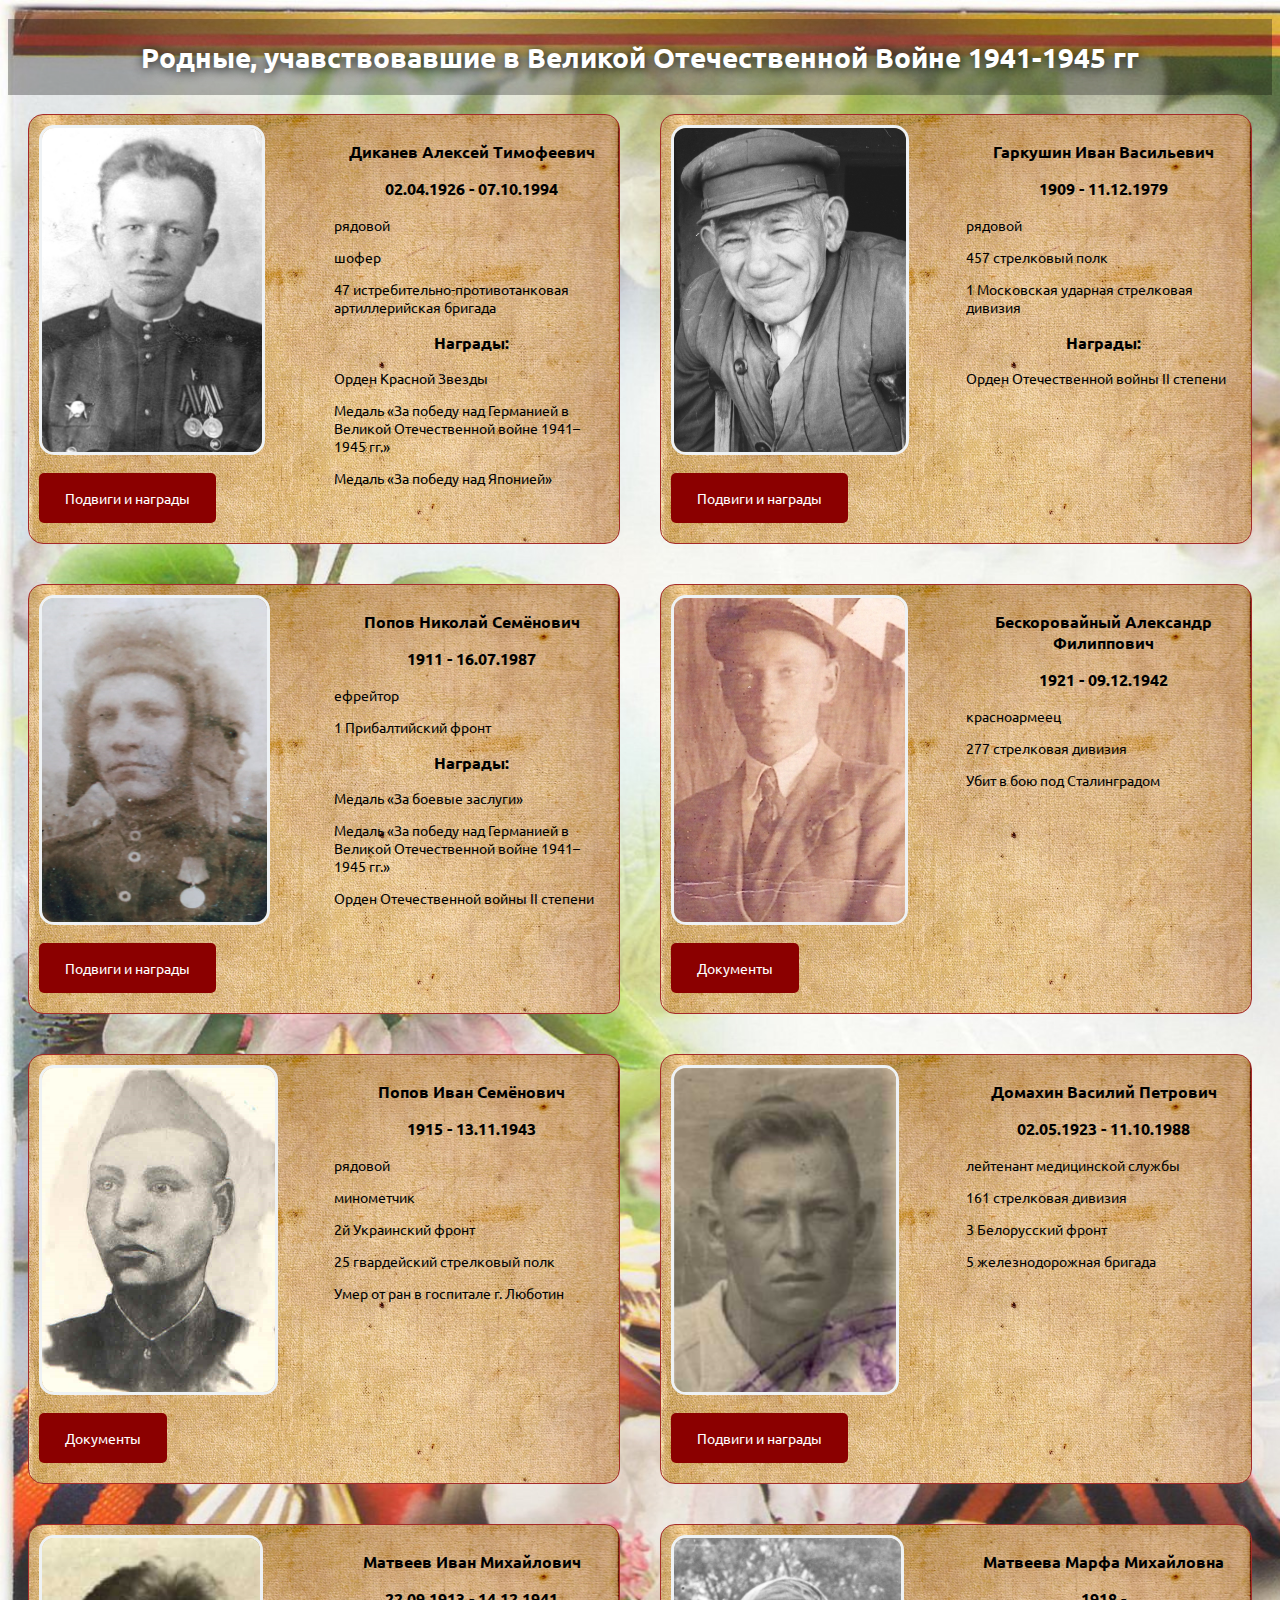
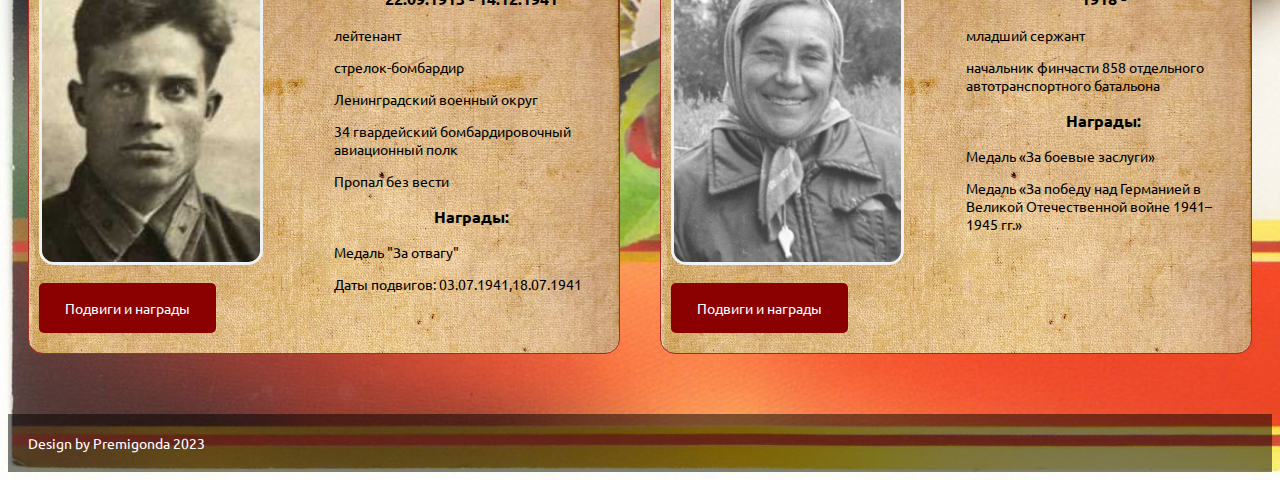
<file: index.htm>
<!DOCTYPE html>
<html lang="en">
<head>
    <link rel="preconnect" href="https://fonts.googleapis.com">
    <link rel="preconnect" href="https://fonts.gstatic.com" crossorigin>
    <link href="https://fonts.googleapis.com/css2?family=Pacifico&family=Pattaya&family=Ubuntu:ital,wght@0,300;0,400;0,500;1,300;1,400&display=swap" rel="stylesheet">
    <meta charset="UTF-8">
    <meta name="viewport" content="width=device-width, initial-scale=1">
    <meta name="author" content="Premigonda">
    <link href="style.css" rel="stylesheet">      
    <title>Участники ВОВ</title>
</head>

<body>
    <h1>Родные, учавствовавшие в Великой Отечественной Войне 1941-1945 гг</h1>
  
  <div class="section-card">
      <div class="card">
         <div class="card_left">
          <img src="images/Dikanev.jpg" class="foto" alt="...">
          <a href="dat_doc.htm" class="button">Подвиги и награды</a>
          </div>
          <div class="card_right">
              <h3>Диканев Алексей Тимофеевич</h3>
                  <h3>02.04.1926 - 07.10.1994</h3>
              <p>рядовой</p>
              <P>шофер</P>
              <P>47 истребительно-противотанковая артиллерийская бригада</P>
              <h3>Награды:</h3>
              <P>Орден Красной Звезды</P>
              <P>Медаль «За победу над Германией в Великой Отечественной войне 1941–1945 гг.»</P>
              <P>Медаль «За победу над Японией»</P>
          </div>     
      </div>

      <div class="card">
         <div class="card_left">
          <img src="images/Garkushin.jpg" class="foto" alt="...">
          <a href="#" class="button">Подвиги и награды</a>
          </div>
          <div class="card_right">
              <h3>Гаркушин Иван Васильевич</h3>
                  <h3>1909 - 11.12.1979</h3>
              <p>рядовой</p>
              <p>457 стрелковый полк</p>
              <p>1 Московская ударная стрелковая дивизия</p>
              <h3>Награды:</h3>             
              <p>Орден Отечественной войны II степени</p>
          </div>       
      </div>
      
      <div class="card">
         <div class="card_left">
          <img src="images/NPopov.jpg" class="foto" alt="...">
          <a href="#" class="button">Подвиги и награды</a>
          </div>
          <div class="card_right">
              <h3>Попов Николай Семёнович</h3>
                  <h3>1911 - 16.07.1987</h3>
              <p>ефрейтор</p>
              <p>1 Прибалтийский фронт</p>
              <h3>Награды:</h3>
              <p>Медаль «За боевые заслуги»</p>
              <p>Медаль «За победу над Германией в Великой Отечественной войне 1941–1945 гг.»</p>
              <P>Орден Отечественной войны II степени</P>
          </div>            
      </div>

      <div class="card">
         <div class="card_left">
          <img src="images/Beskorovainyi.jpg" class="foto" alt="...">
          <a href="baf_doc.htm" class="button">Документы</a>
          </div>
          <div class="card_right">
              <h3>Бескоровайный Александр Филиппович</h3>
                  <h3>1921 - 09.12.1942</h3>
              <p>красноармеец</p>
              <p>277 стрелковая дивизия</p>
              <p>Убит в бою под Сталинградом</p>
          </div>      
      </div>

      <div class="card">
         <div class="card_left">
          <img src="images/IPopov.jpg" class="foto" alt="...">
          <a href="isp_doc.htm" class="button">Документы</a>
          </div>
          <div class="card_right">
              <h3>Попов Иван Семёнович</h3>
                  <h3>1915 - 13.11.1943</h3>
              <p>рядовой</p>
              <P>минометчик</P>
              <P>2й Украинский фронт</P>
              <p>25 гвардейский стрелковый полк</p>
              <P>Умер от ран в госпитале г. Люботин</P>
          </div>      
      </div>

      <div class="card">
         <div class="card_left">
          <img src="images/Domahin.jpg" class="foto" alt="...">
          <a href="dvp_doc.htm" class="button">Подвиги и награды</a>
          </div>
          <div class="card_right">
              <h3>Домахин Василий Петрович</h3>
                  <h3>02.05.1923 - 11.10.1988</h3>
              <p>лейтенант медицинской службы</p>
              <p>161 стрелковая дивизия</p>
              <p>3 Белорусский фронт</p>
              <p>5 железнодорожная бригада</p>
          </div>       
      </div>

      <div class="card">
         <div class="card_left">
          <img src="images/Matveev.jpg" class="foto" alt="...">
          <a href="mim_doc.htm" class="button">Подвиги и награды</a>
          </div>
          <div class="card_right">
              <h3>Матвеев Иван Михайлович</h3>
              <h3>22.09.1913 - 14.12.1941</h3>
              <p>лейтенант</p>
              <p>стрелок-бомбардир</p>
              <p> Ленинградский военный округ</p>
              <p>34 гвардейский бомбардировочный авиационный полк</p>
              <p>Пропал без вести</p>
              <h3>Награды:</h3>
              <p>Медаль "За отвагу"</p>
              <p>Даты подвигов: 03.07.1941,18.07.1941 </p>
          </div>              
      </div>
      
      <div class="card">
         <div class="card_left">
          <img src="images/Matveeva.jpg" class="foto" alt="...">
          <a href="mmm_doc.htm" class="button">Подвиги и награды</a>
          </div>
          <div class="card_right">
              <h3>Матвеева Марфа Михайловна</h3>
                  <h3>1918 - </h3>
              <p>младший сержант</p>
              <p>начальник финчасти 858 отдельного автотранспортного батальона</p>
              <h3>Награды:</h3>
              <p>Медаль «За боевые заслуги»</p>
              <p>Медаль «За победу над Германией в Великой Отечественной войне 1941–1945 гг.»</p>
          </div>              
      </div>
      
  </div> 
  
  <footer>        
    <div class="designer">Design by Premigonda 2023</div>  
  </footer>    
  
</body>
</html>
</file>
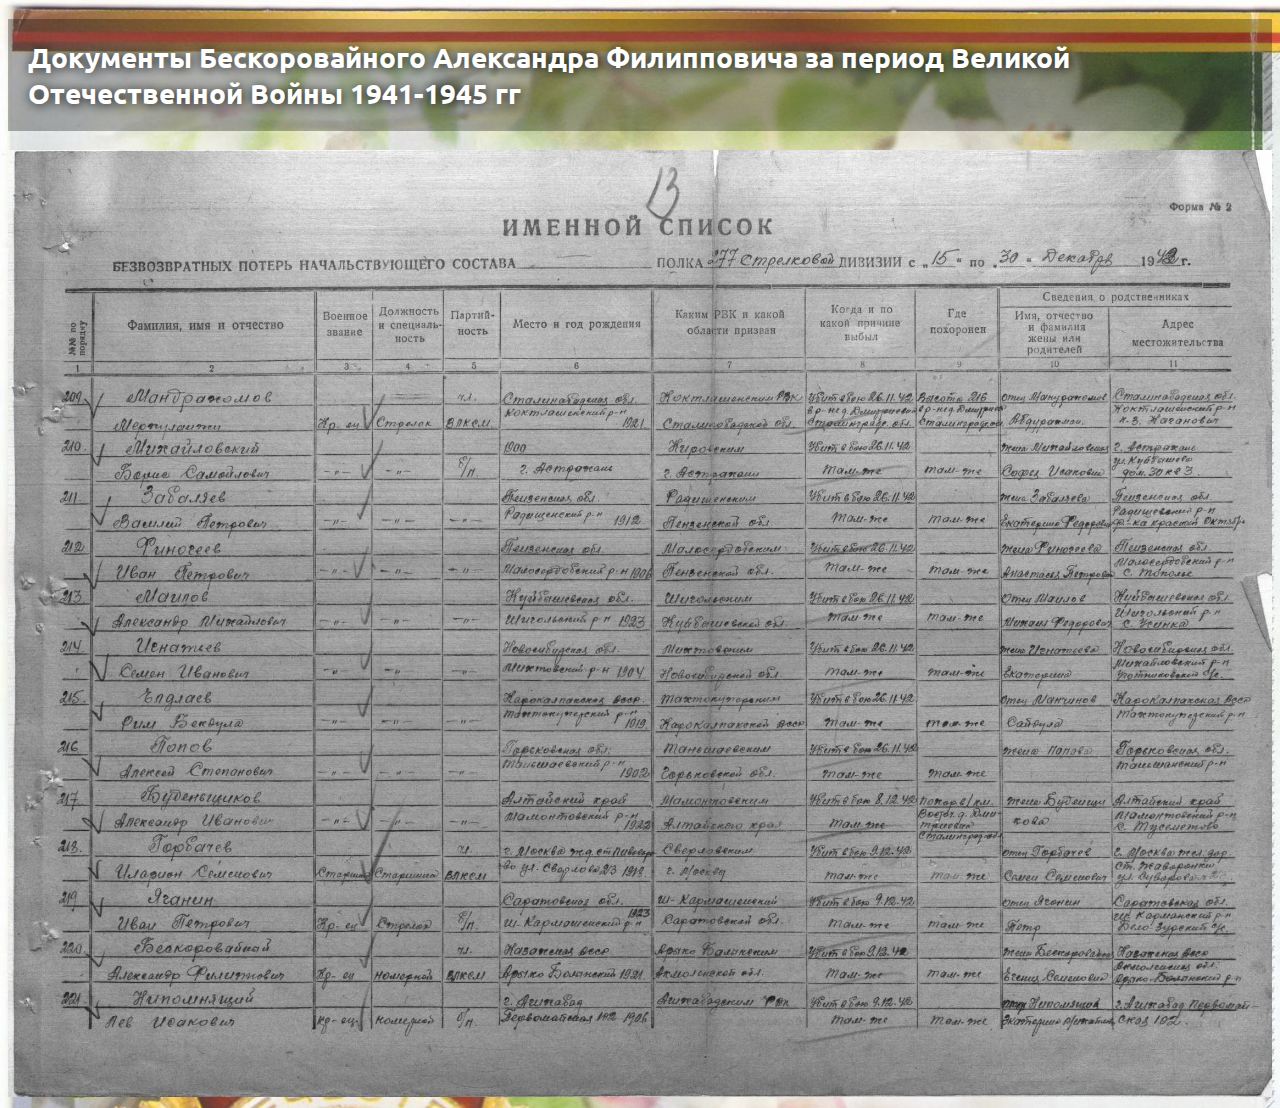
<file: baf_doc.htm>
<!DOCTYPE html>
<html lang="en">
<head>
    <link rel="preconnect" href="https://fonts.googleapis.com">
    <link rel="preconnect" href="https://fonts.gstatic.com" crossorigin>
    <link href="https://fonts.googleapis.com/css2?family=Pacifico&family=Pattaya&family=Ubuntu:ital,wght@0,300;0,400;0,500;1,300;1,400&display=swap" rel="stylesheet">
    <meta charset="UTF-8">
    <meta name="viewport" content="width=device-width, initial-scale=1">
    <meta name="author" content="Premigonda">
    <link href="style.css" rel="stylesheet">
    <title>Бескоровайный Александр Филиппович</title>
</head>
<body>
   <h1>Документы Бескоровайного Александра Филипповича за период Великой Отечественной Войны 1941-1945 гг</h1>
   
   <div class="document">
       <img src="images/Baf_doc.jpeg" style="width: 100%" alt="..."></div>
    
</body>
</html>
</file>
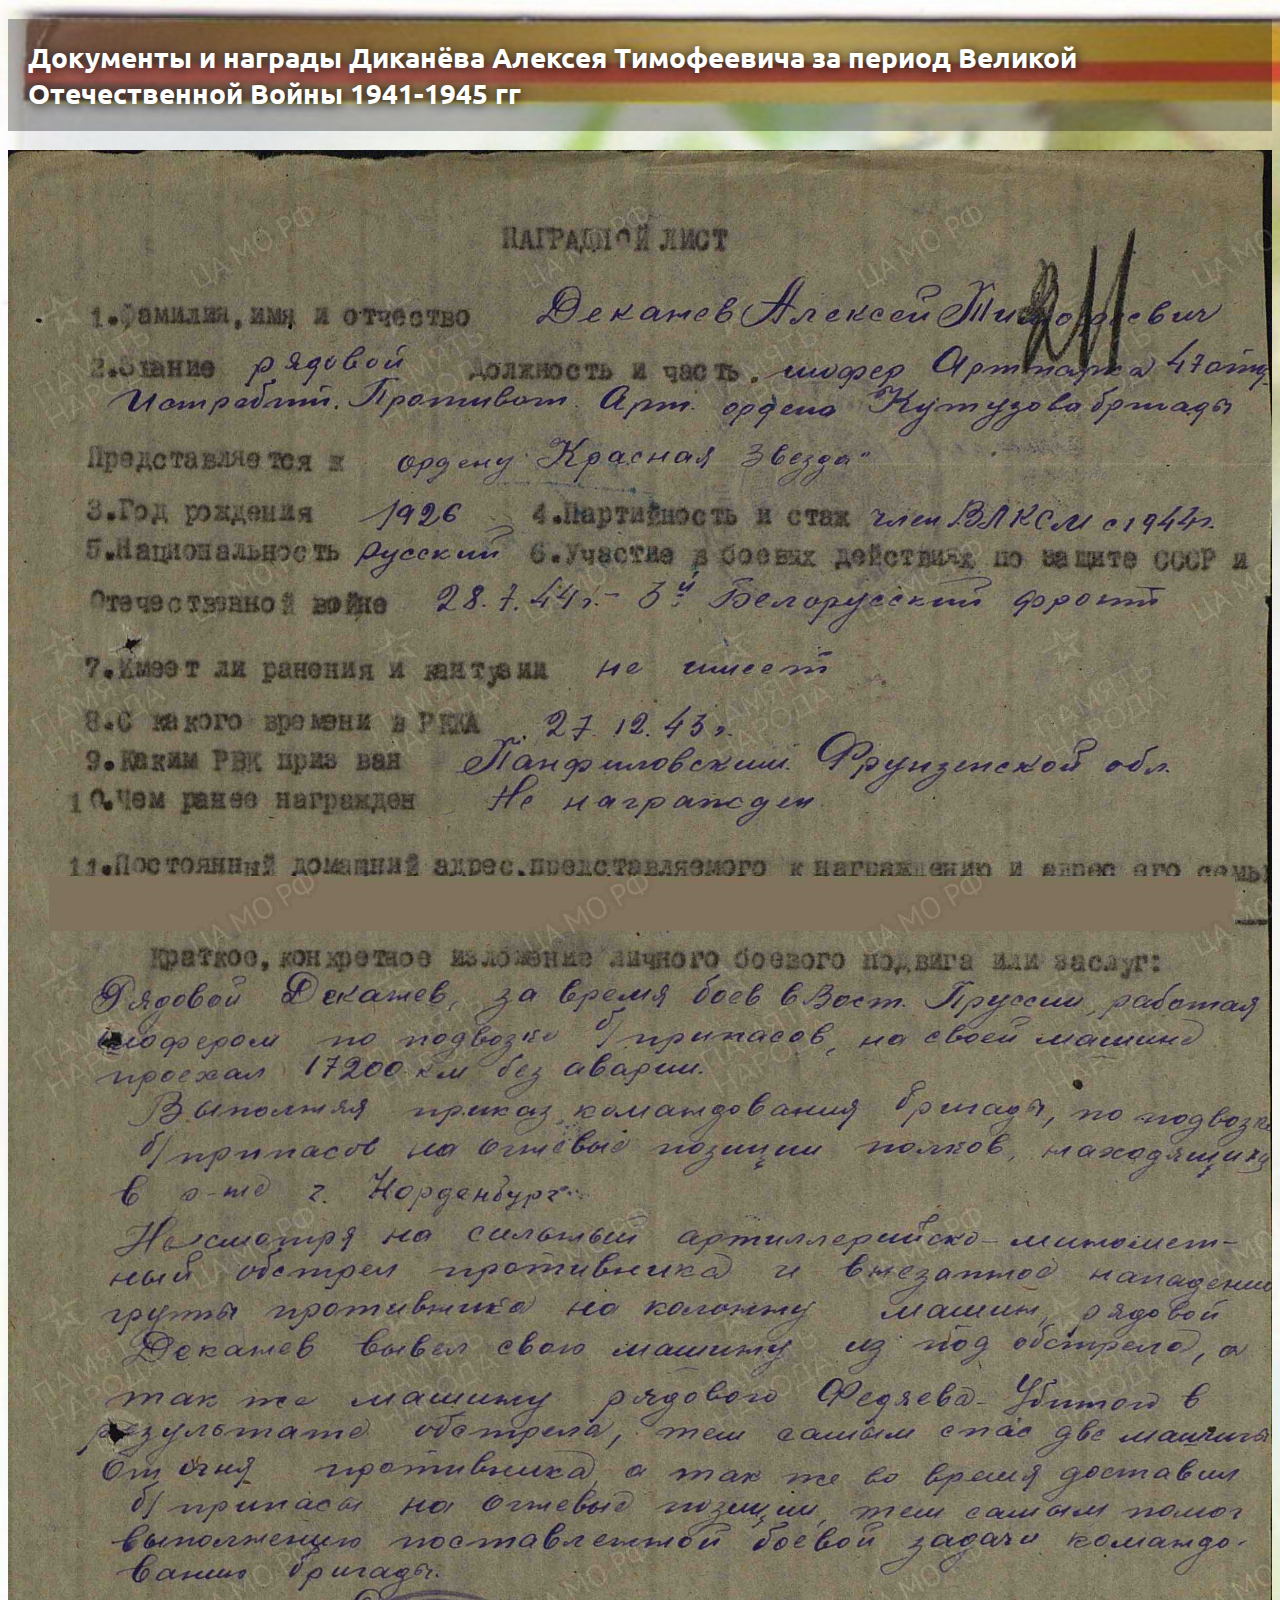
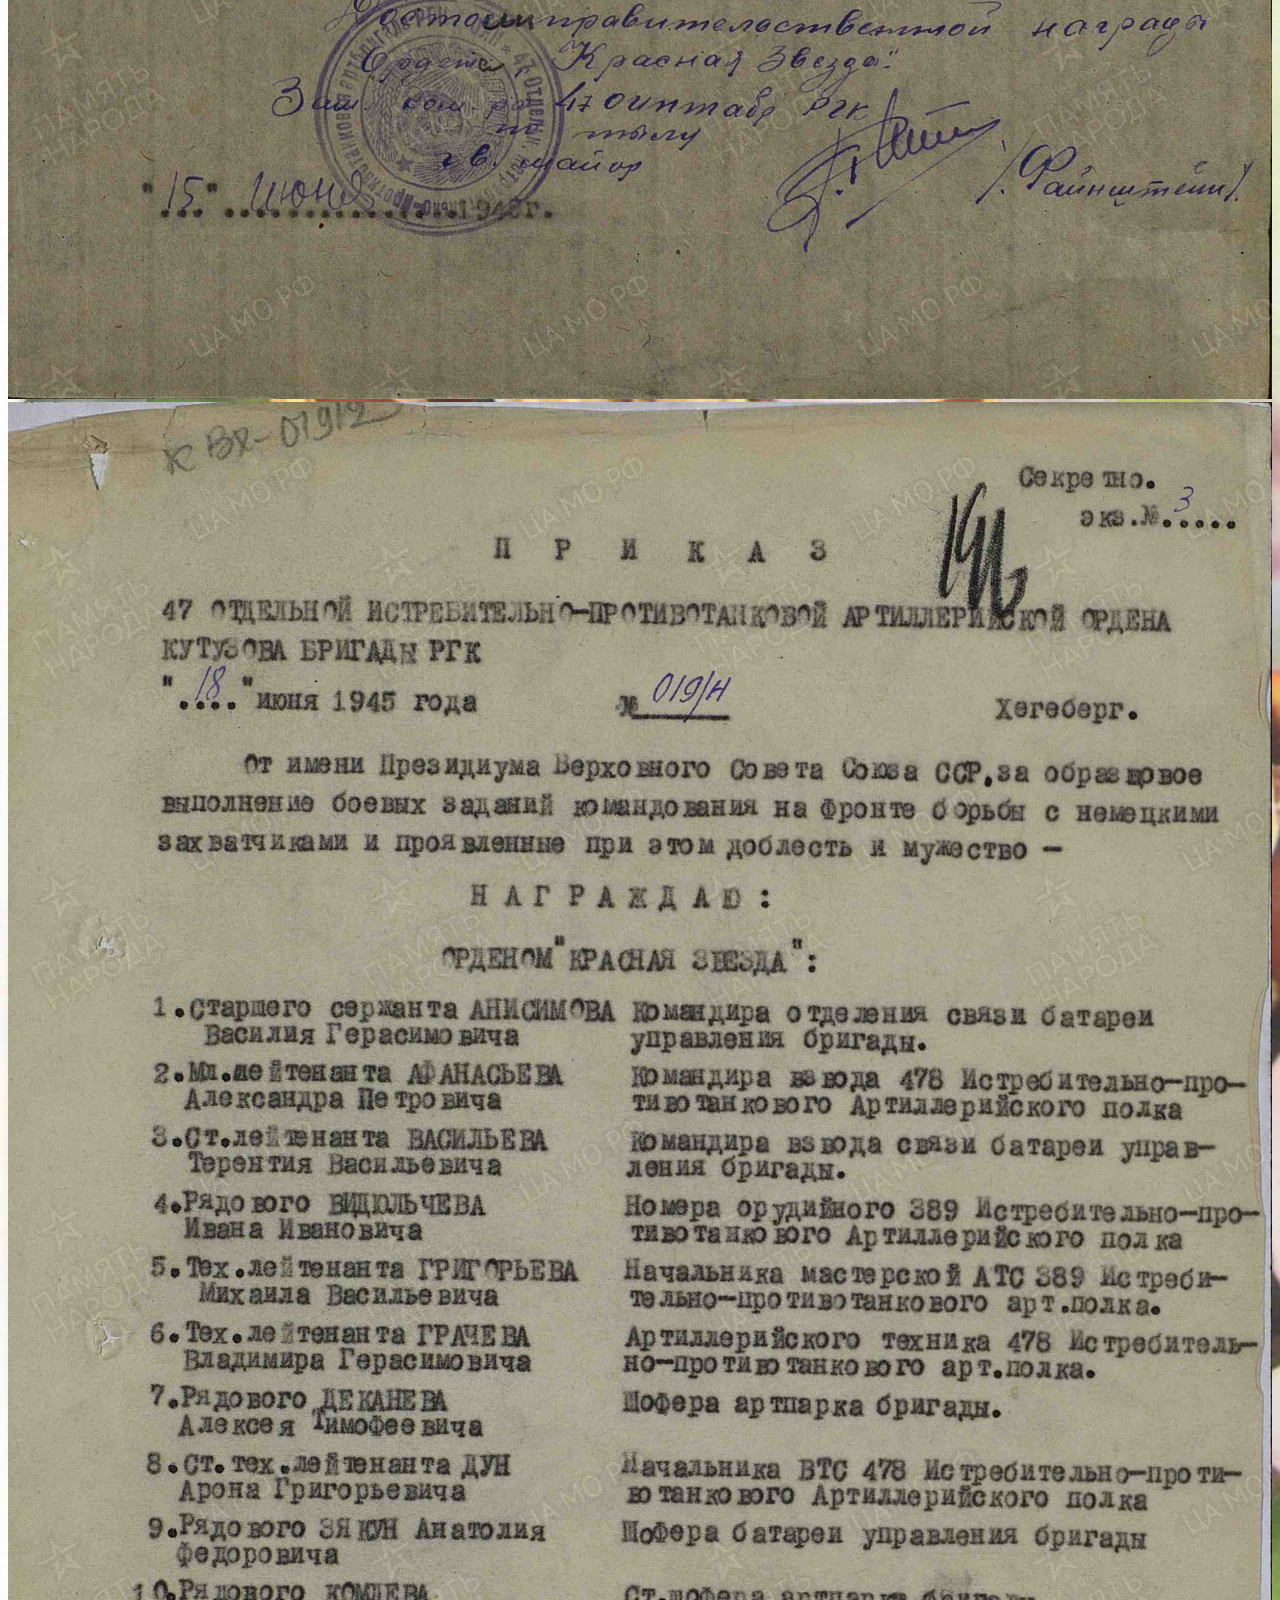
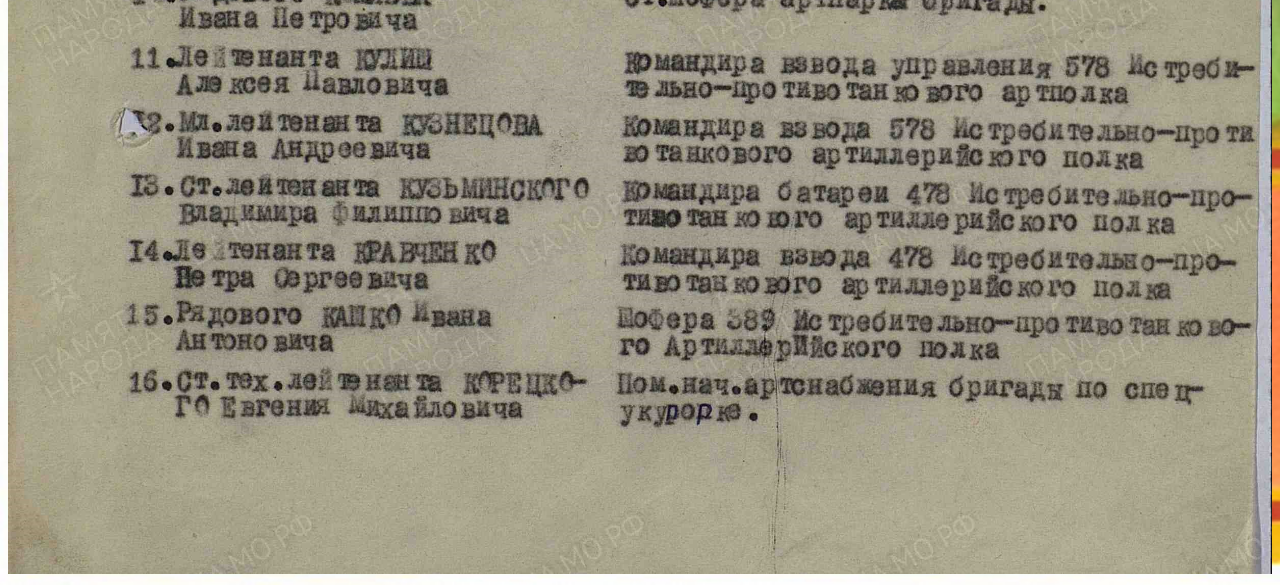
<file: dat_doc.htm>
<!DOCTYPE html>
<html lang="en">
<head>
    <link rel="preconnect" href="https://fonts.googleapis.com">
    <link rel="preconnect" href="https://fonts.gstatic.com" crossorigin>
    <link href="https://fonts.googleapis.com/css2?family=Pacifico&family=Pattaya&family=Ubuntu:ital,wght@0,300;0,400;0,500;1,300;1,400&display=swap" rel="stylesheet">
    <meta charset="UTF-8">
    <meta name="viewport" content="width=device-width, initial-scale=1">
    <meta name="author" content="Premigonda">
    <link href="style.css" rel="stylesheet">
    <title>Диканёв Алексей Тимофеевич</title>
</head>
<body>
   <h1>Документы и награды Диканёва Алексея Тимофеевича за период Великой Отечественной Войны 1941-1945 гг</h1>
   
   <div class="document_1">
       <img src="images/dat_doc.jpg" style="width: 100%" alt="...">
    </div>
    
    <div class="document_2">
       <img src="images/dat_doc_2.jpg" style="width: 100%" alt="...">
    </div>
    
</body>
</html>
</file>
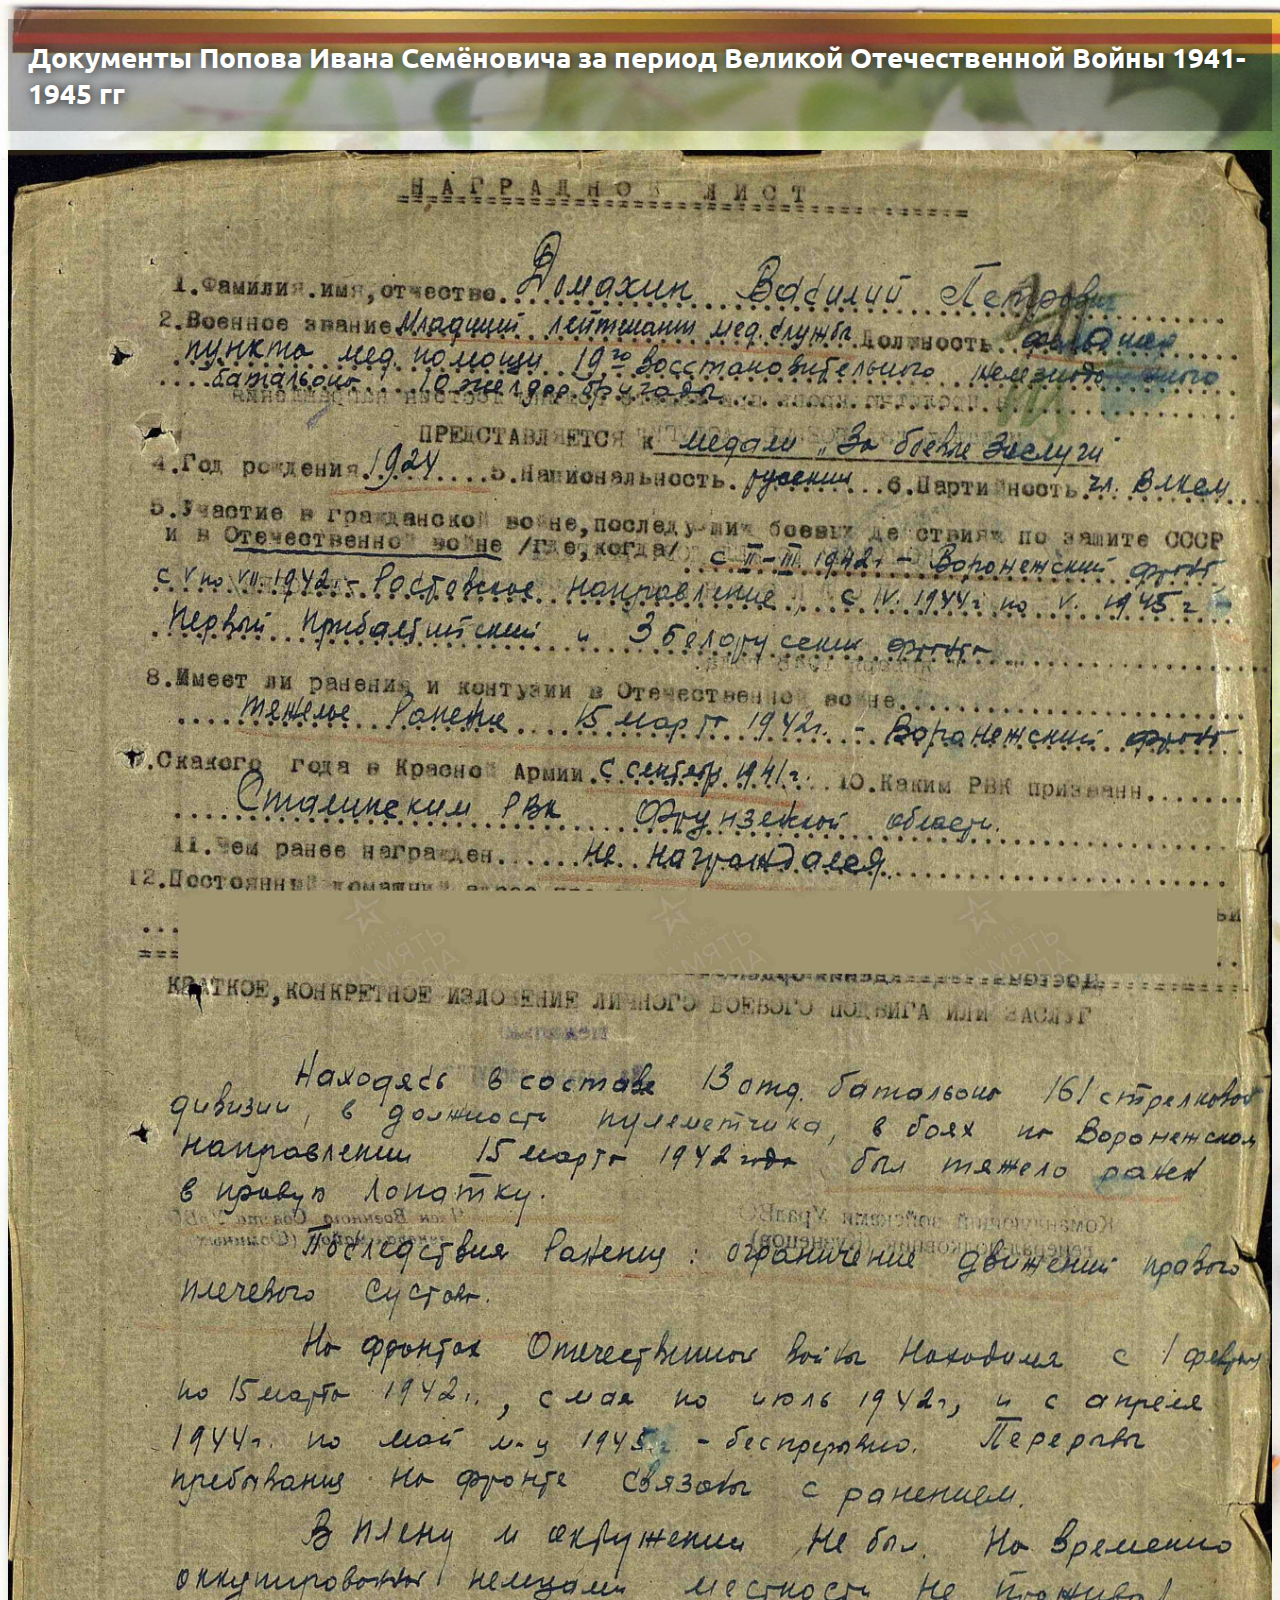
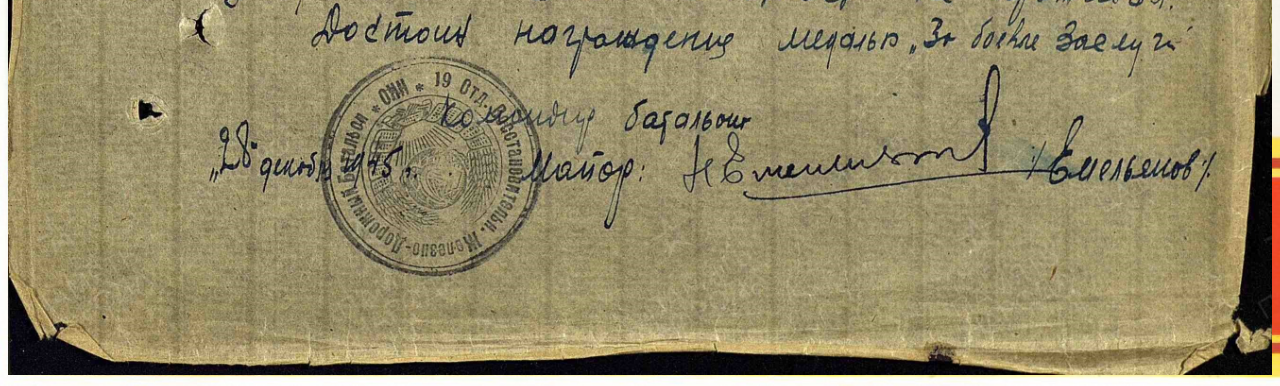
<file: dvp_doc.htm>
<!DOCTYPE html>
<html lang="en">
<head>
    <link rel="preconnect" href="https://fonts.googleapis.com">
    <link rel="preconnect" href="https://fonts.gstatic.com" crossorigin>
    <link href="https://fonts.googleapis.com/css2?family=Pacifico&family=Pattaya&family=Ubuntu:ital,wght@0,300;0,400;0,500;1,300;1,400&display=swap" rel="stylesheet">
    <meta charset="UTF-8">
    <meta name="viewport" content="width=device-width, initial-scale=1">
    <meta name="author" content="Premigonda">
    <link href="style.css" rel="stylesheet">
    <title>Попов Иван Семёнович</title>
</head>
<body>
   <h1>Документы Попова Ивана Семёновича за период Великой Отечественной Войны 1941-1945 гг</h1>
   
    <div class="document_1">
       <img src="images/dvp_doc.jpg" style="width: 100%" alt="...">
    </div>     
    
</body>
</html>
</file>
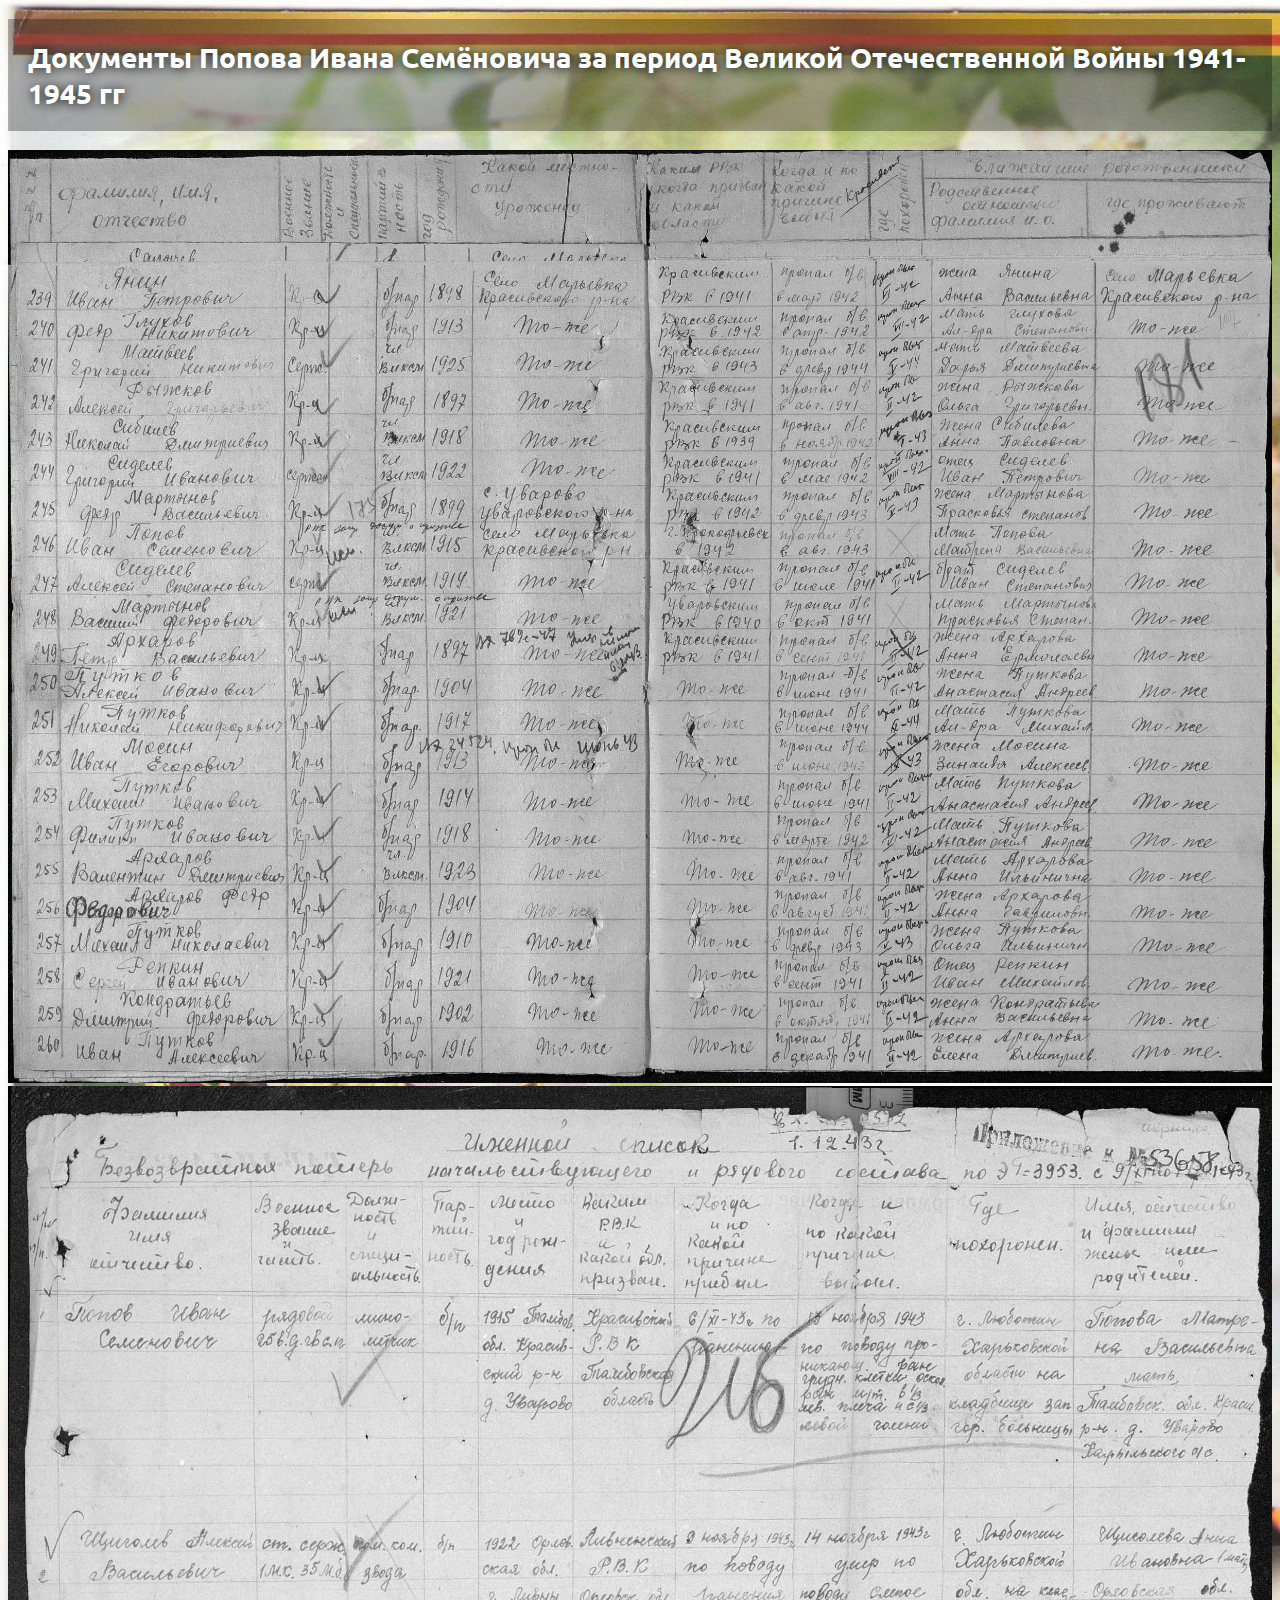
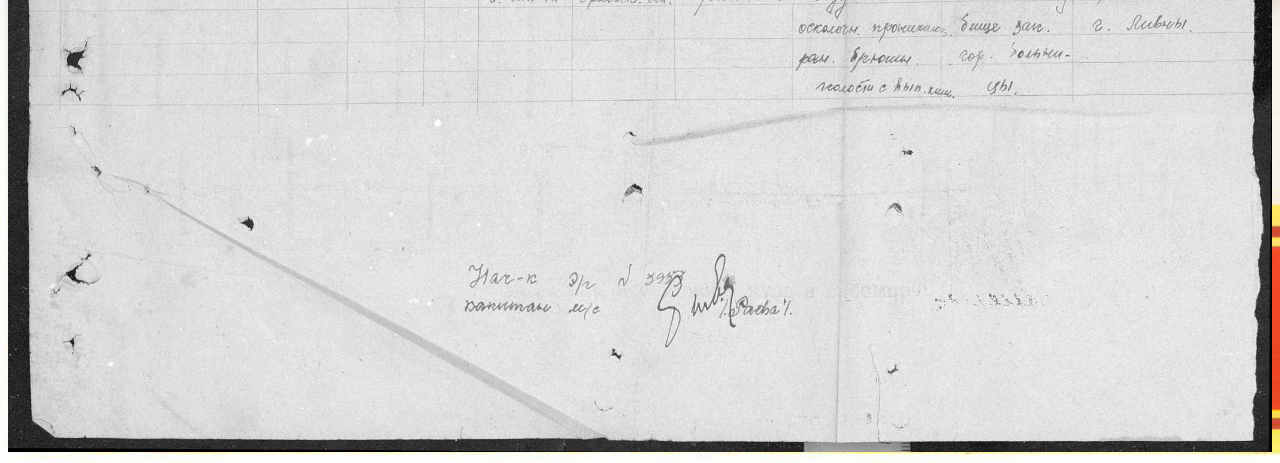
<file: isp_doc.htm>
<!DOCTYPE html>
<html lang="en">
<head>
    <link rel="preconnect" href="https://fonts.googleapis.com">
    <link rel="preconnect" href="https://fonts.gstatic.com" crossorigin>
    <link href="https://fonts.googleapis.com/css2?family=Pacifico&family=Pattaya&family=Ubuntu:ital,wght@0,300;0,400;0,500;1,300;1,400&display=swap" rel="stylesheet">
    <meta charset="UTF-8">
    <meta name="viewport" content="width=device-width, initial-scale=1">
    <meta name="author" content="Premigonda">
    <link href="style.css" rel="stylesheet">
    <title>Попов Иван Семёнович</title>
</head>
<body>
   <h1>Документы Попова Ивана Семёновича за период Великой Отечественной Войны 1941-1945 гг</h1>
   
    <div class="document_1">
       <img src="images/Isp_doc_1.jpeg" style="width: 100%" alt="...">
    </div>
    
    <div class="document_2">
       <img src="images/Isp_doc_2.jpeg" style="width: 100%" alt="...">
    </div>
    
</body>
</html>
</file>
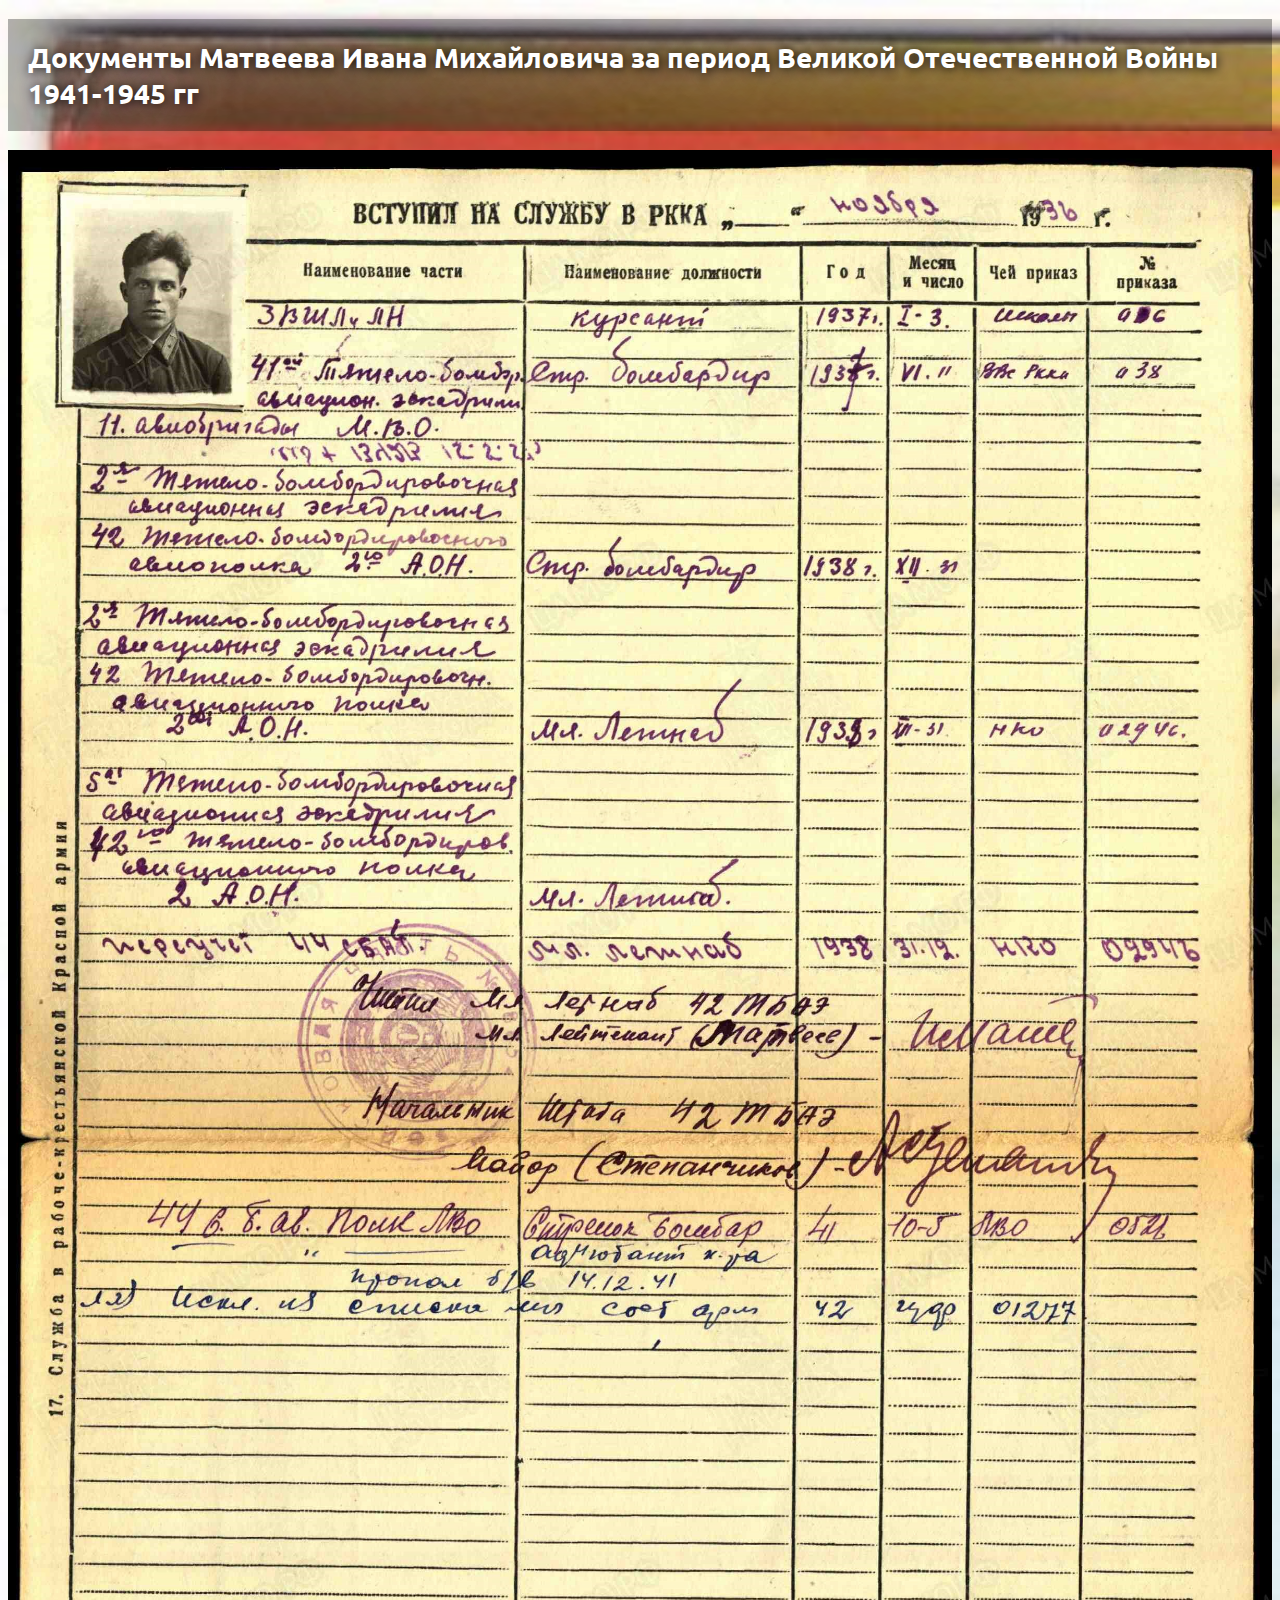
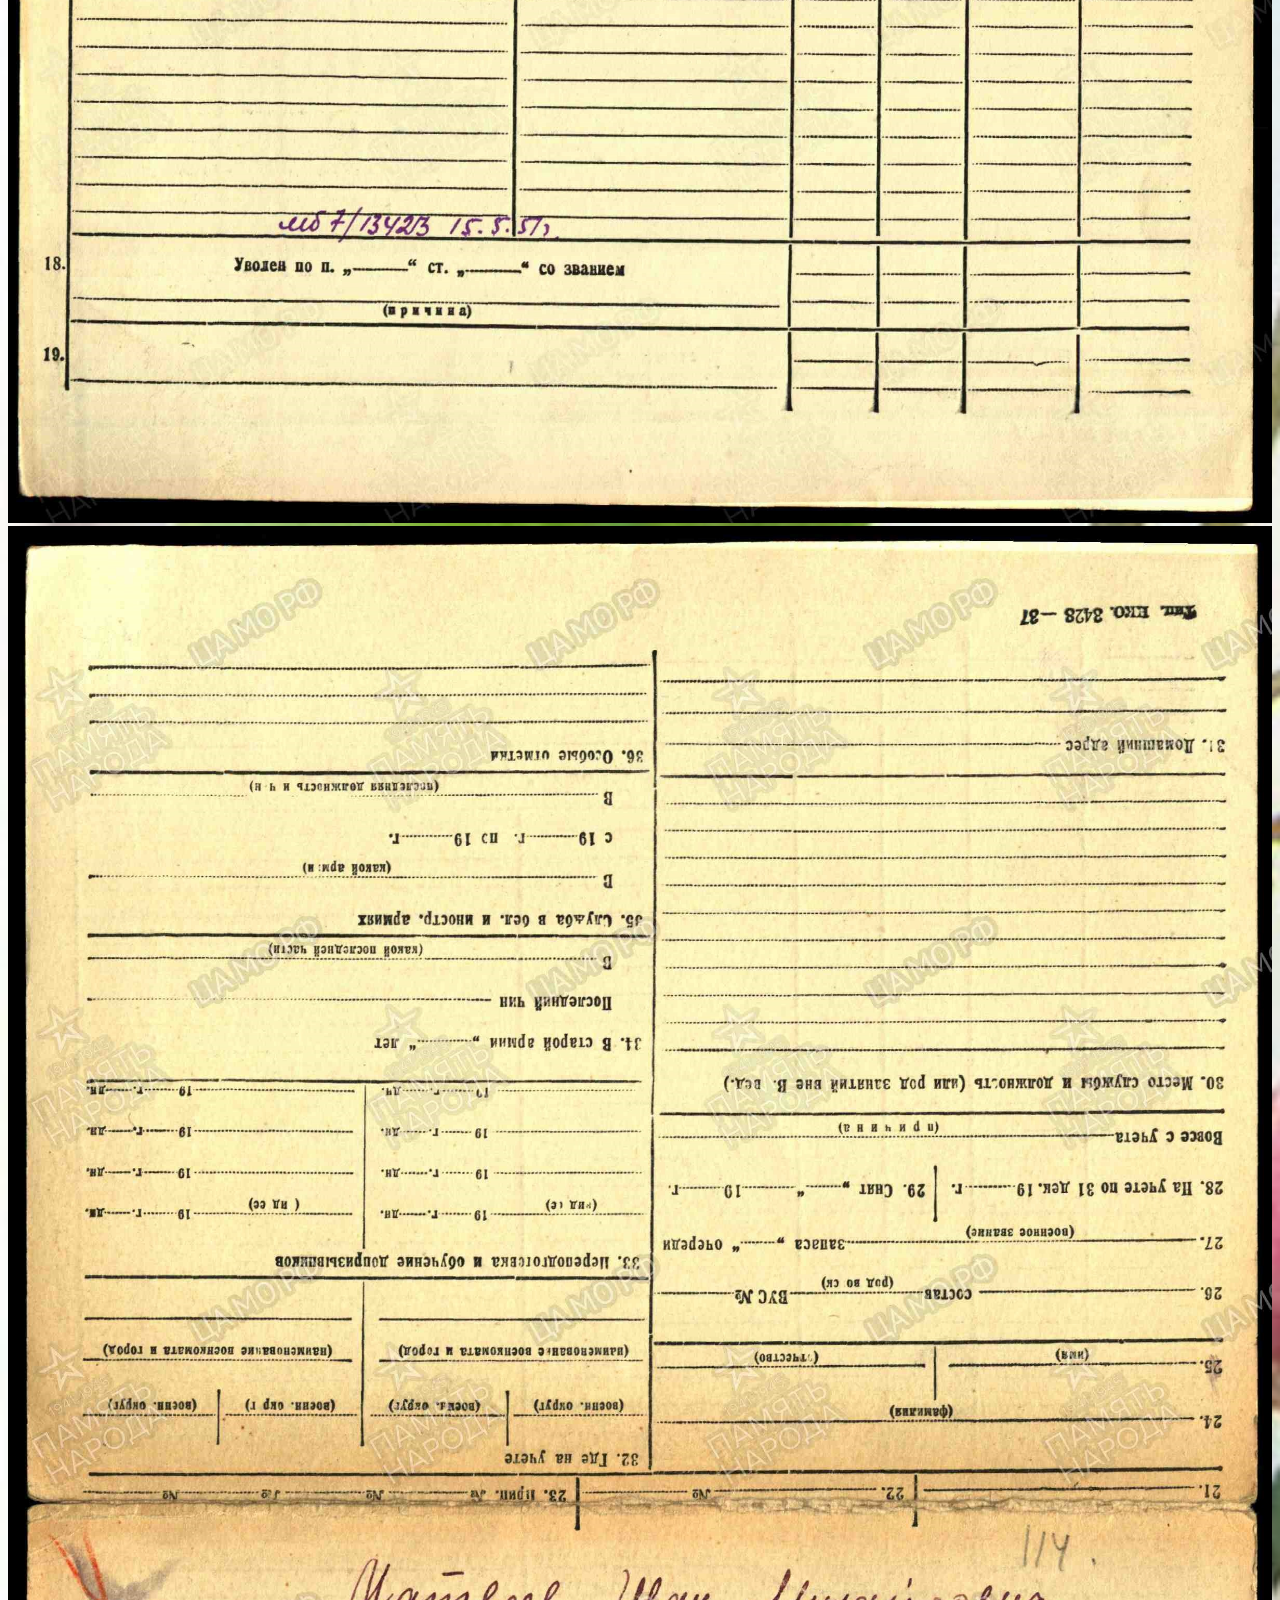
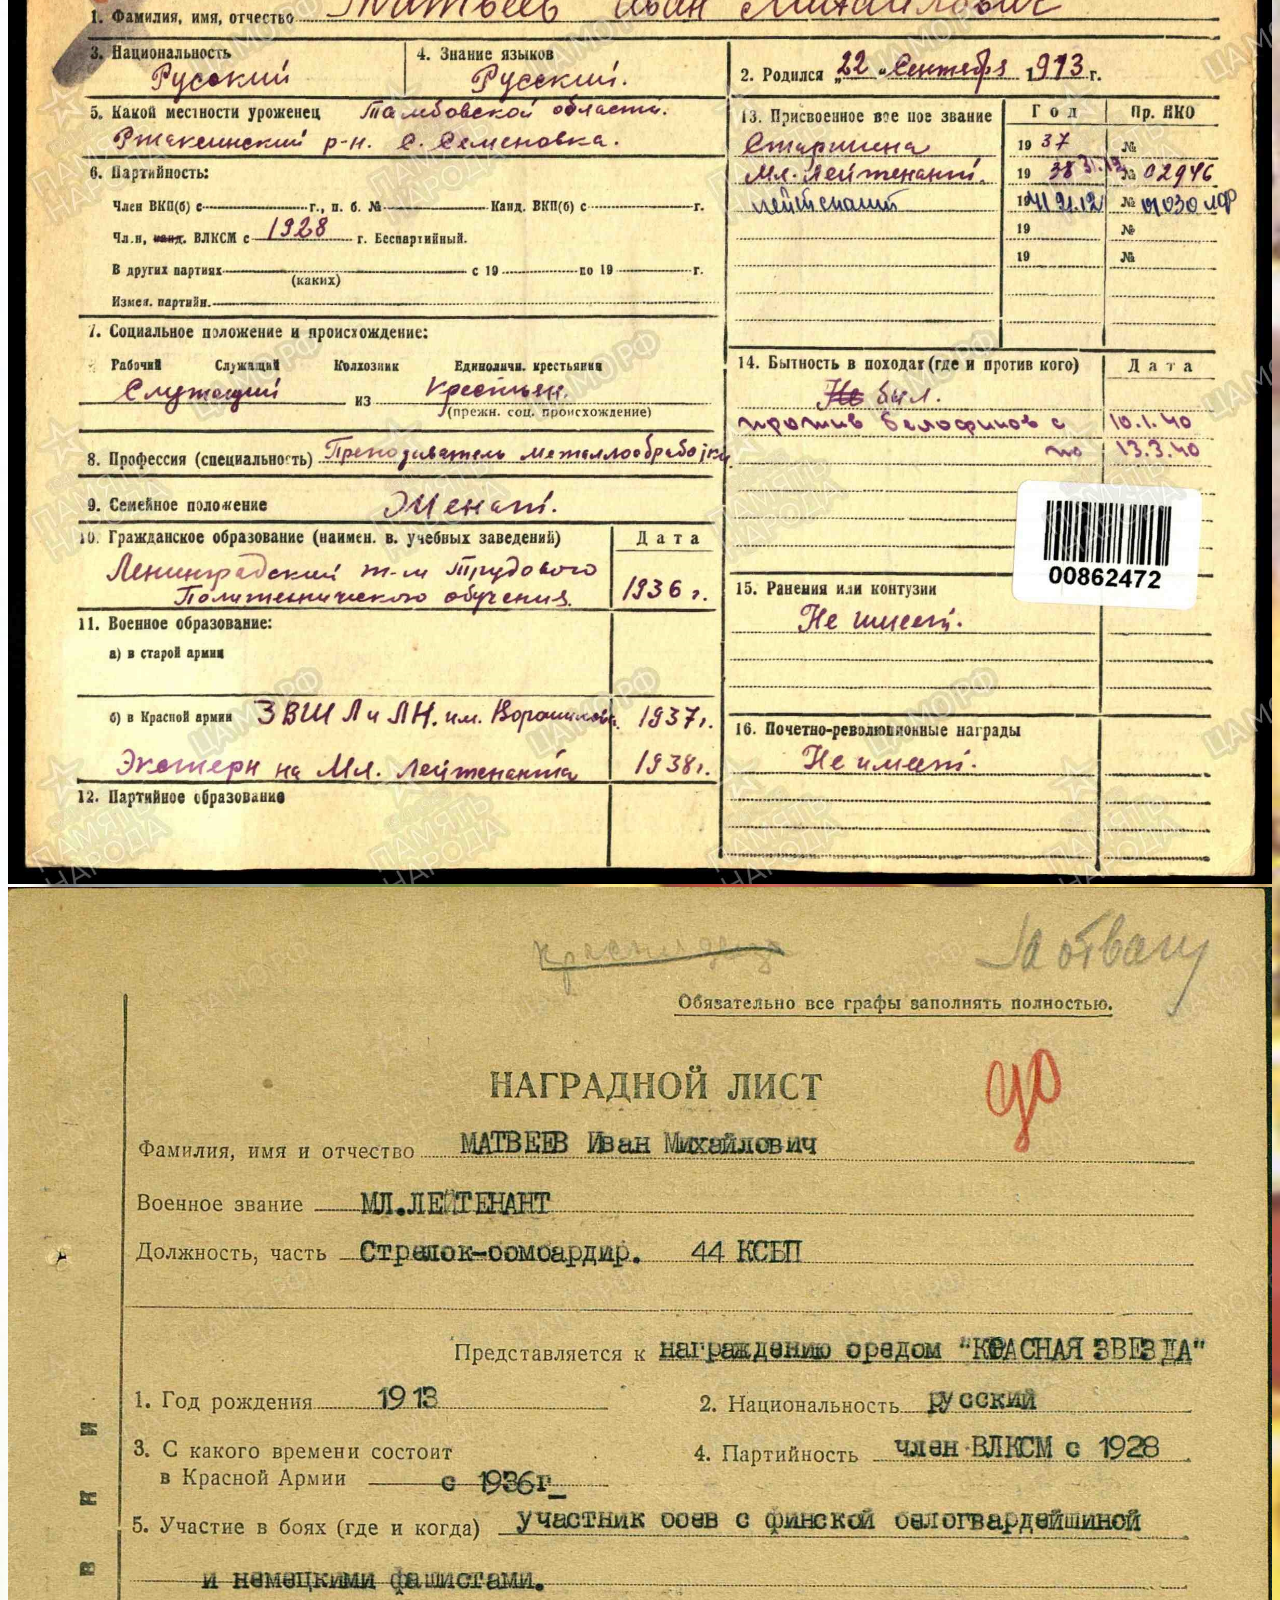
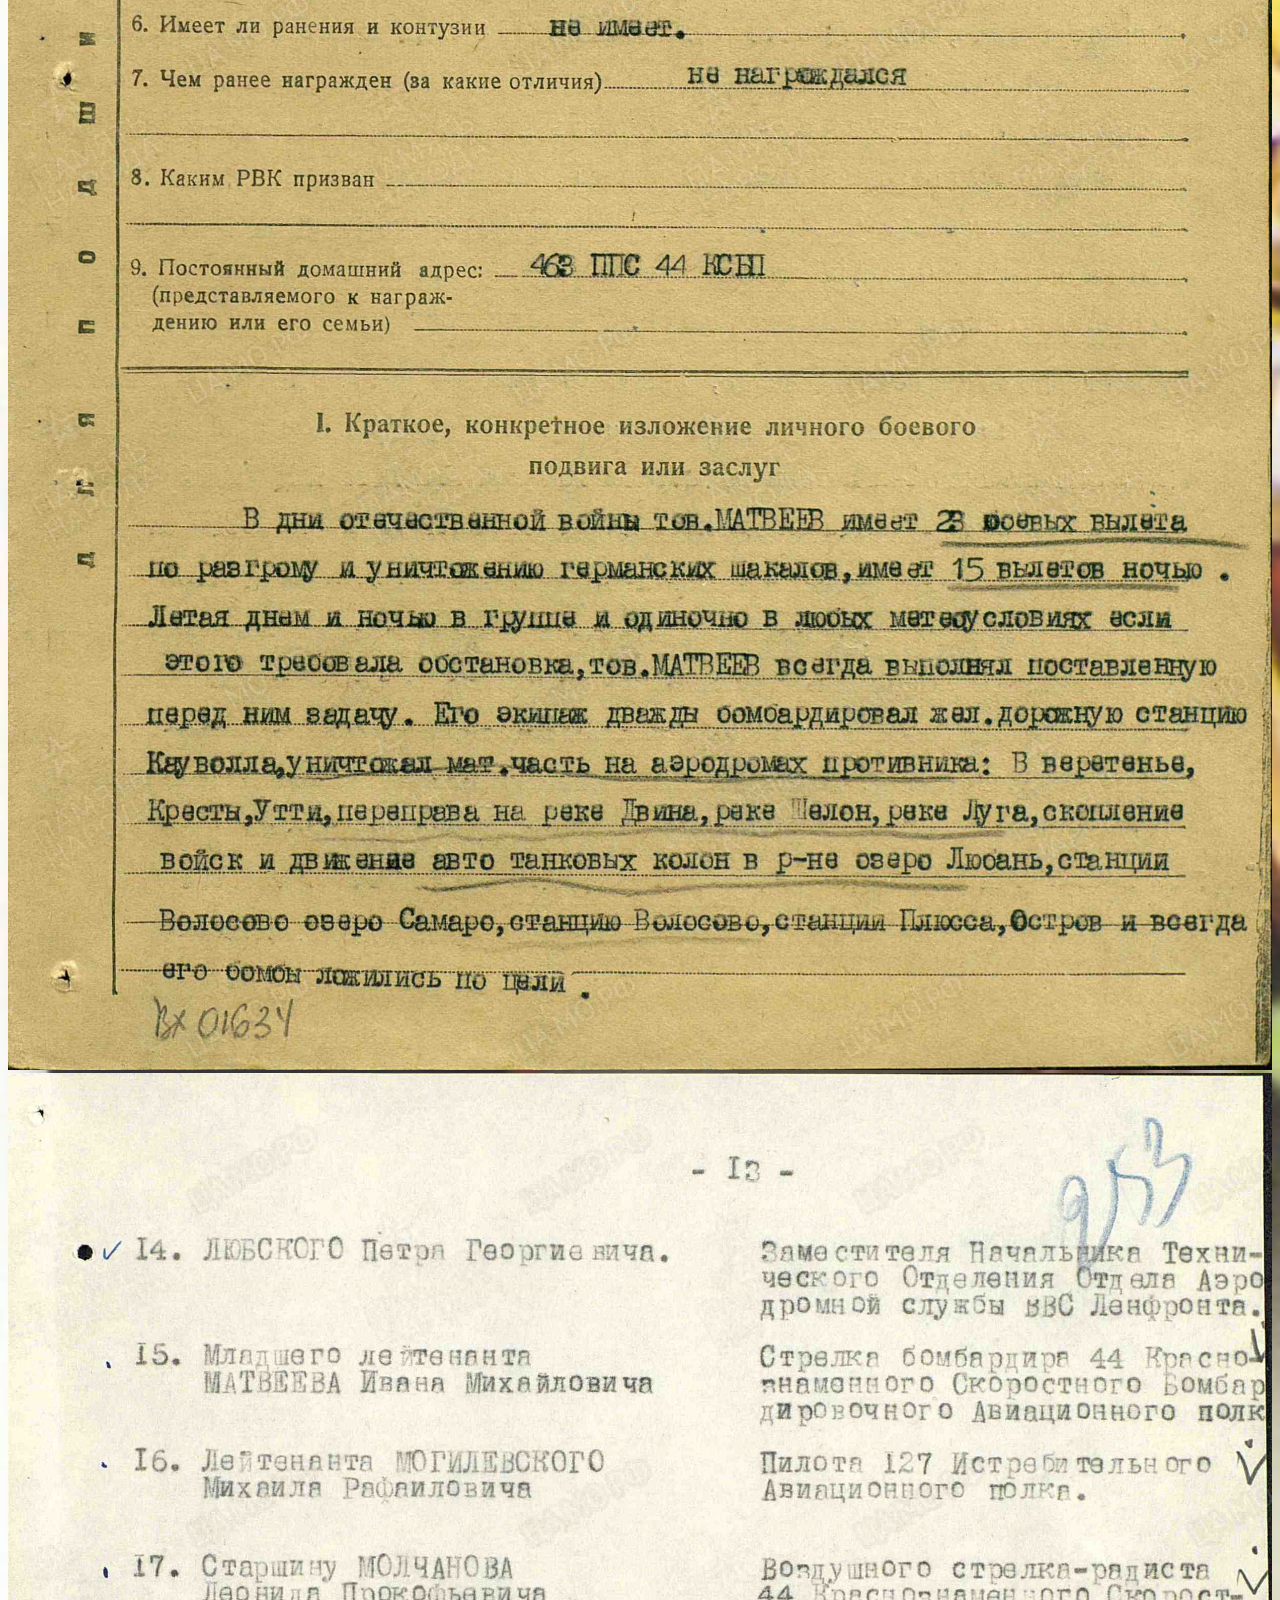
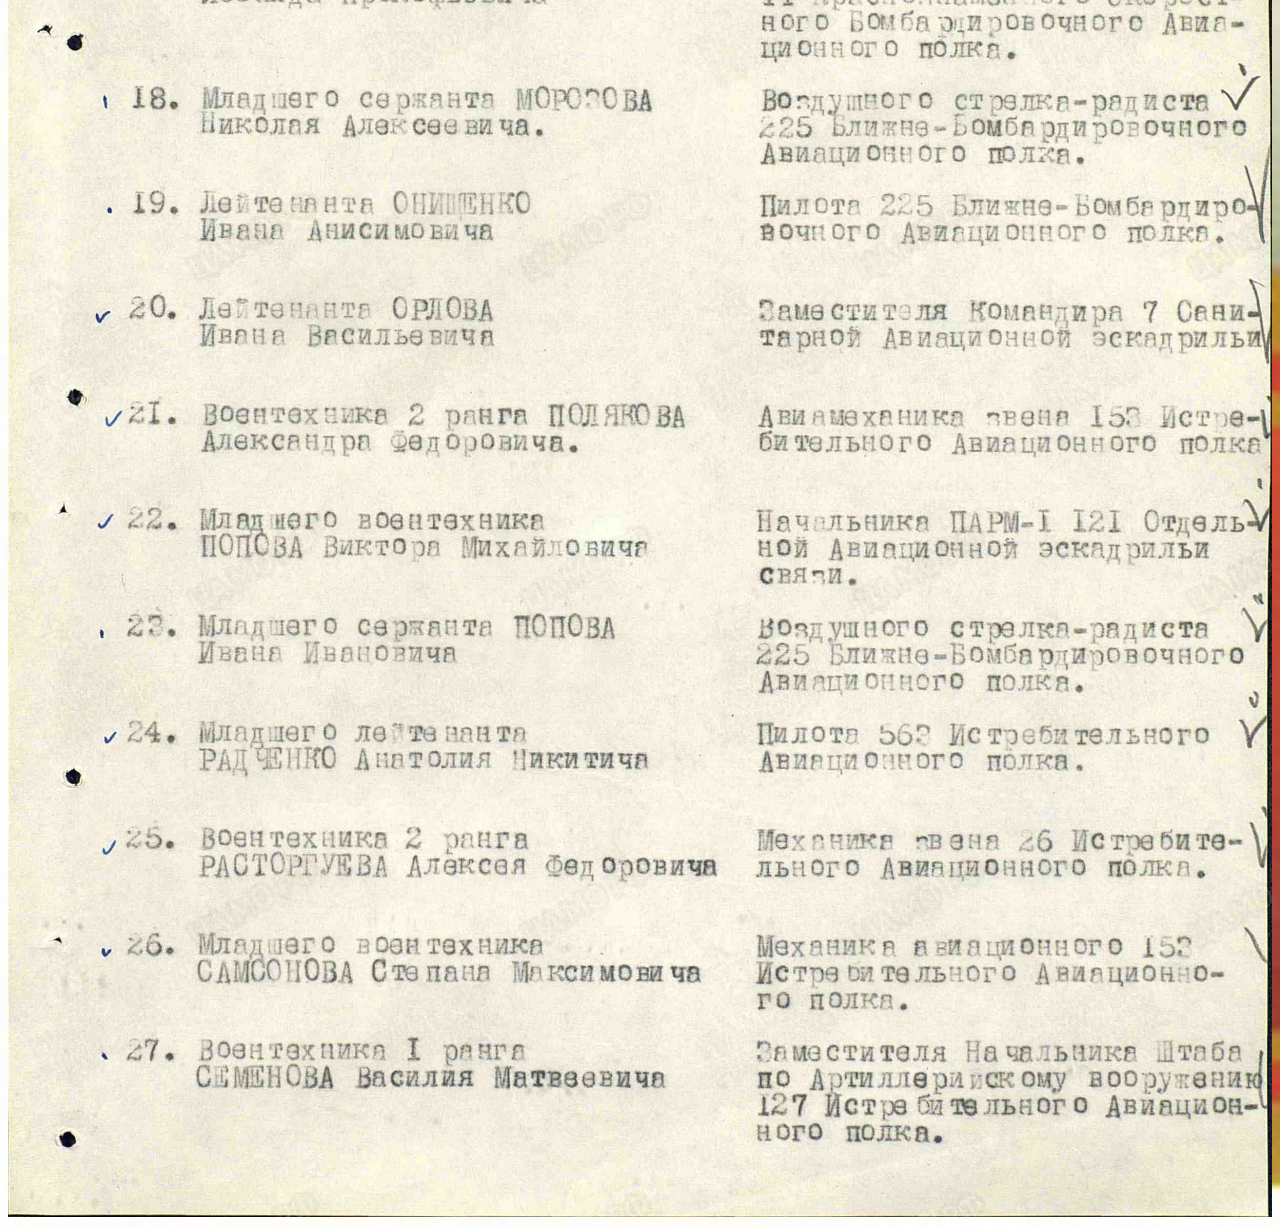
<file: mim_doc.htm>
<!DOCTYPE html>
<html lang="en">
<head>
    <link rel="preconnect" href="https://fonts.googleapis.com">
    <link rel="preconnect" href="https://fonts.gstatic.com" crossorigin>
    <link href="https://fonts.googleapis.com/css2?family=Pacifico&family=Pattaya&family=Ubuntu:ital,wght@0,300;0,400;0,500;1,300;1,400&display=swap" rel="stylesheet">
    <meta charset="UTF-8">
    <meta name="viewport" content="width=device-width, initial-scale=1">
    <meta name="author" content="Premigonda">
    <link href="style.css" rel="stylesheet">
    <title>Матвеев Иван Михайлович</title>
</head>
<body>
   <h1>Документы Матвеева Ивана Михайловича за период Великой Отечественной Войны 1941-1945 гг</h1>
   
    <div class="document_1">
       <img src="images/mim_doc_1.jpg" style="width: 100%" alt="...">
    </div>   
    
    <div class="document_2">
       <img src="images/mim_doc_2.jpg" style="width: 100%" alt="...">
    </div>
    
    <div class="document_3">
       <img src="images/mim_doc_3.jpg" style="width: 100%" alt="...">
    </div>
    
    <div class="document_4">
       <img src="images/mim_doc_4.jpg" style="width: 100%" alt="...">
    </div>  
    
</body>
</html>
</file>
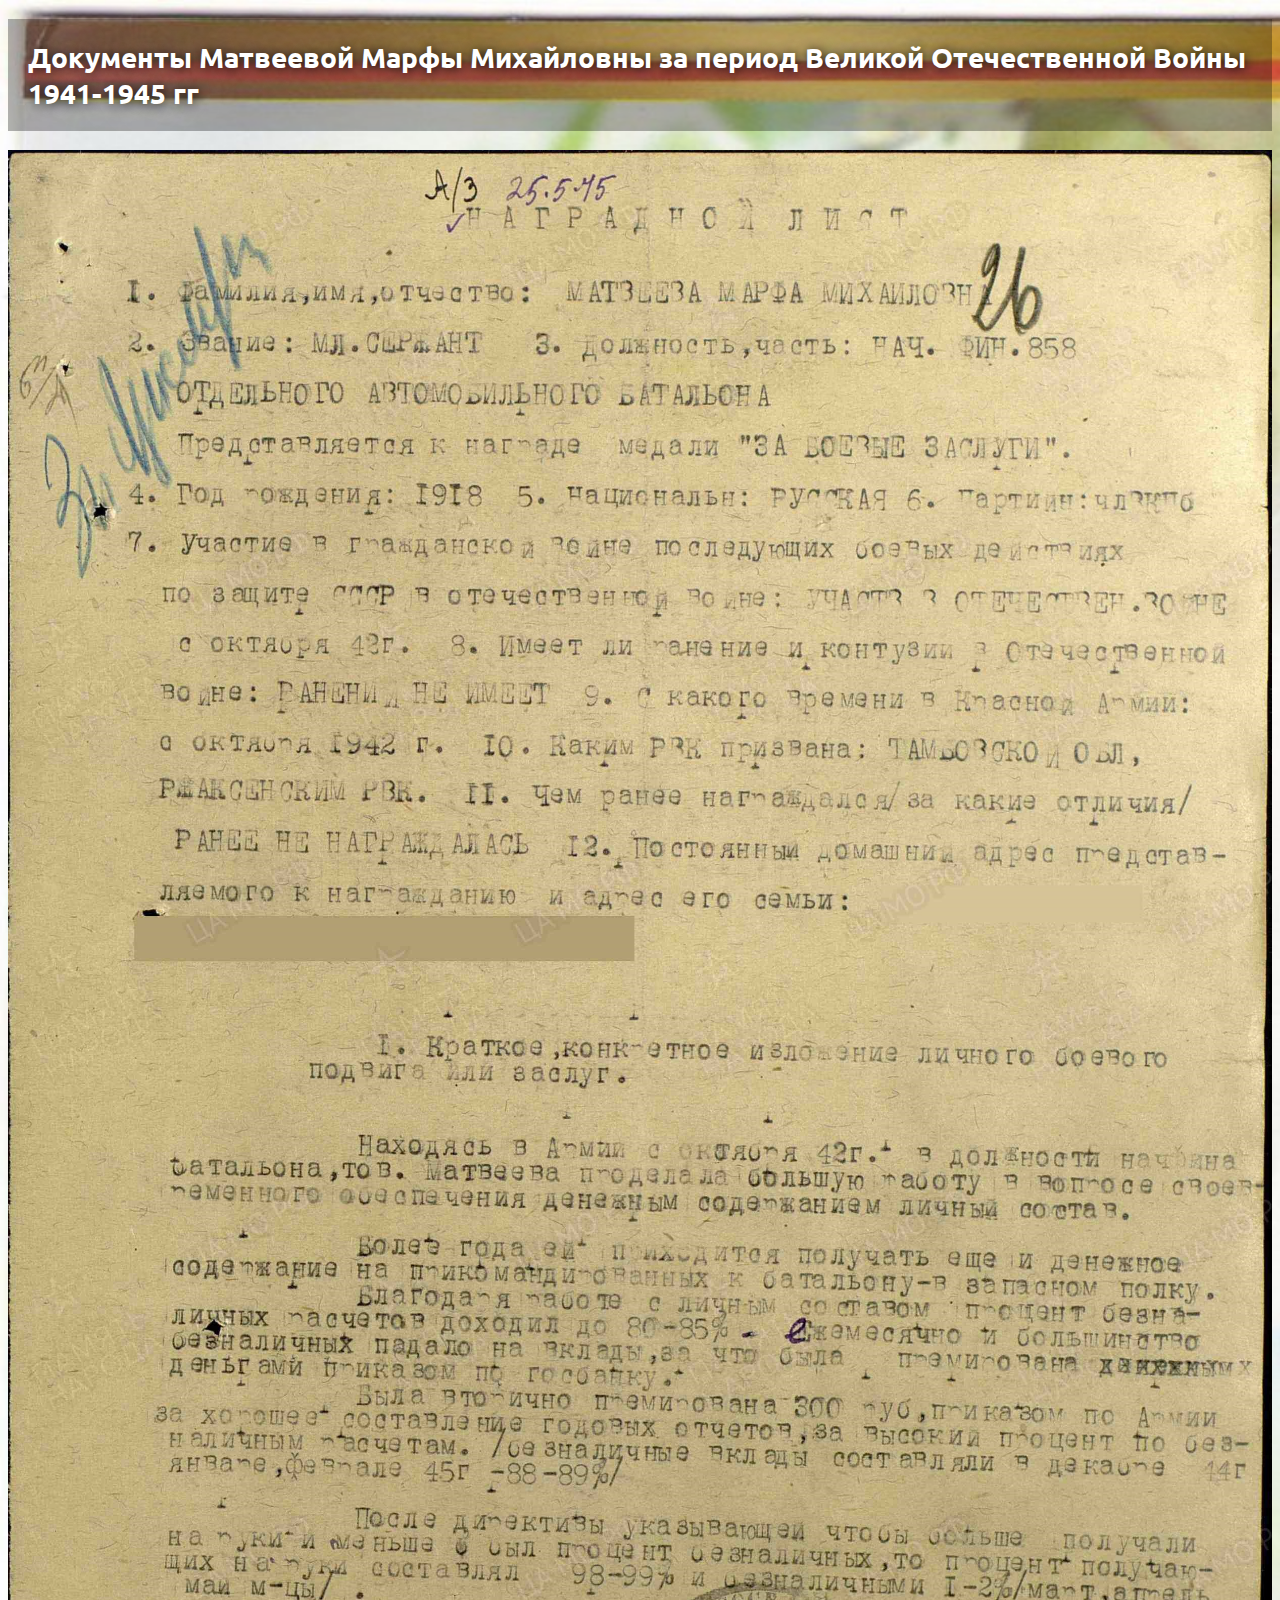
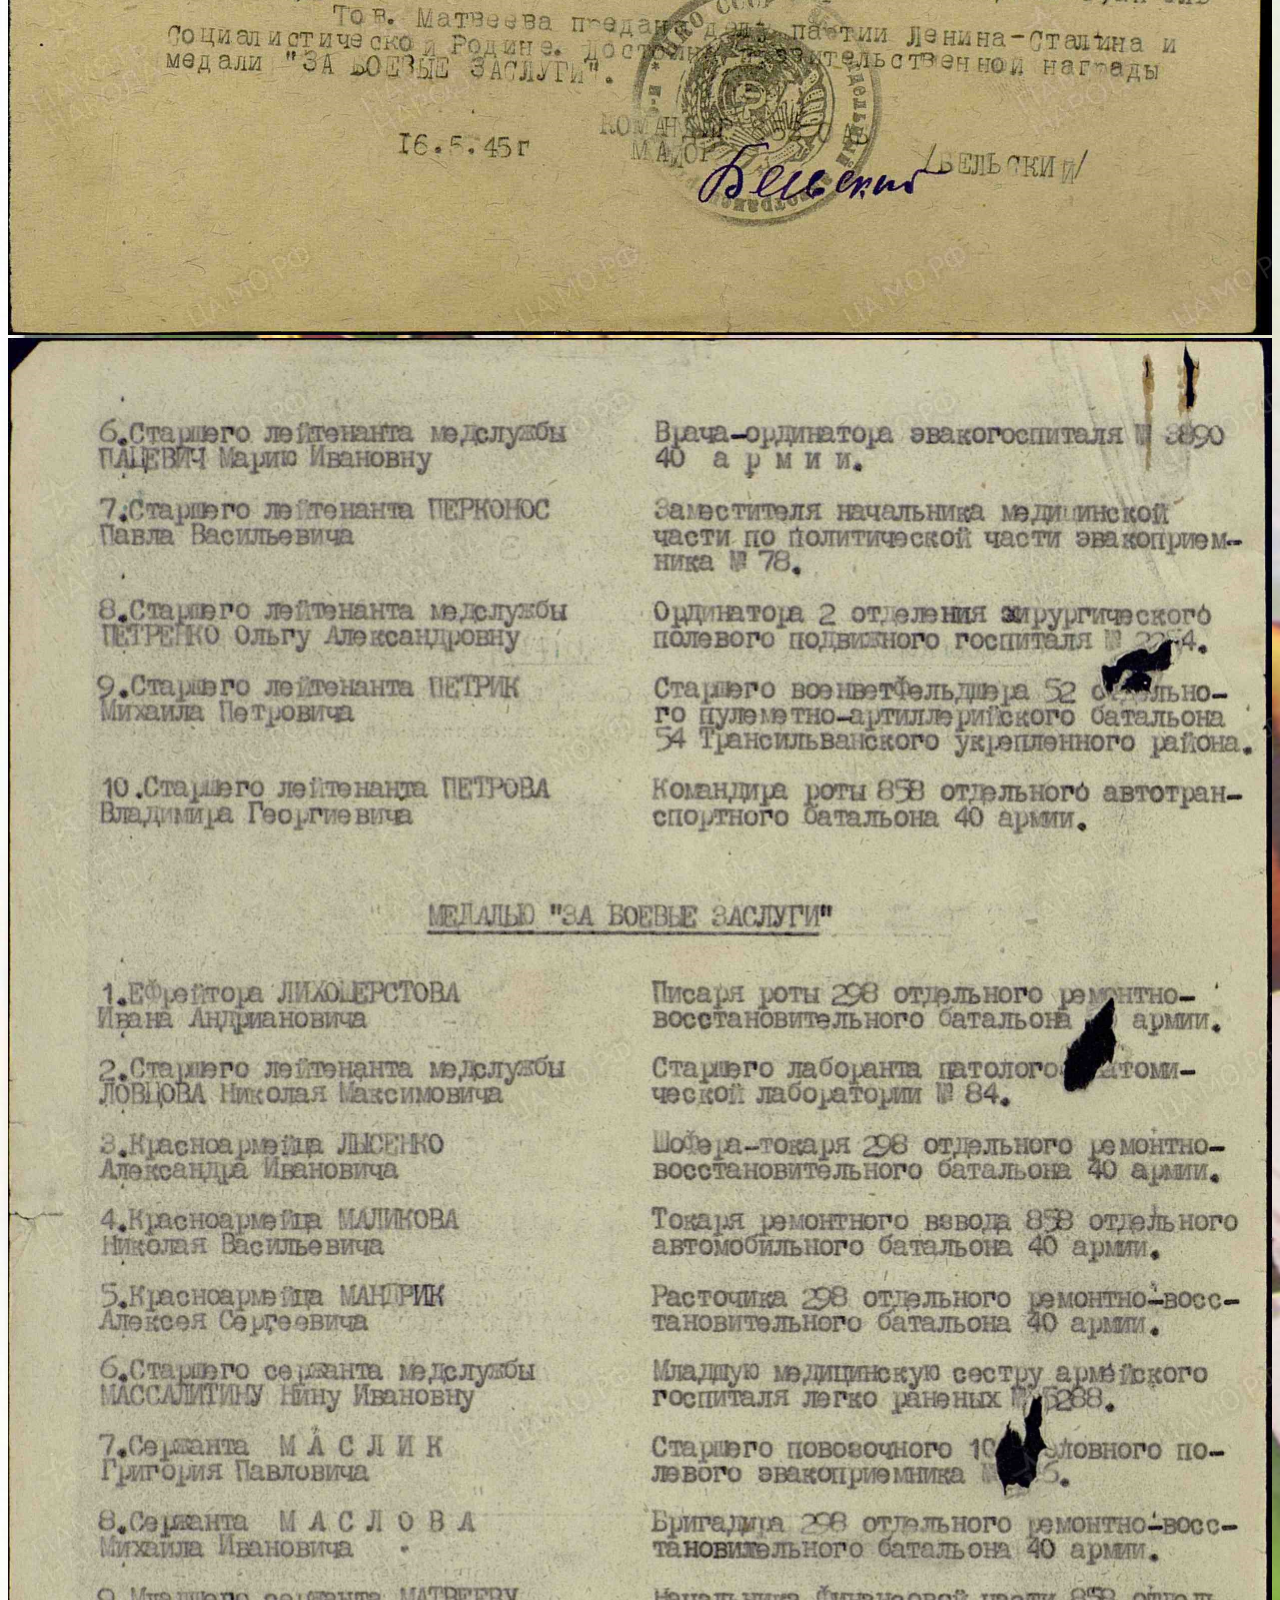
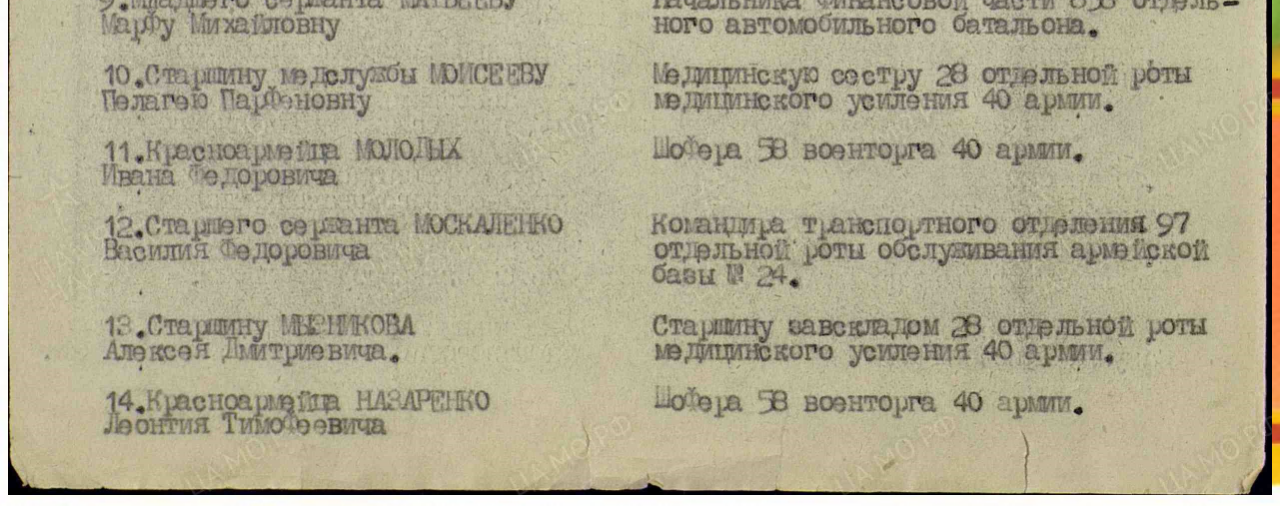
<file: mmm_doc.htm>
<!DOCTYPE html>
<html lang="en">
<head>
    <link rel="preconnect" href="https://fonts.googleapis.com">
    <link rel="preconnect" href="https://fonts.gstatic.com" crossorigin>
    <link href="https://fonts.googleapis.com/css2?family=Pacifico&family=Pattaya&family=Ubuntu:ital,wght@0,300;0,400;0,500;1,300;1,400&display=swap" rel="stylesheet">
    <meta charset="UTF-8">
    <meta name="viewport" content="width=device-width, initial-scale=1">
    <meta name="author" content="Premigonda">
    <link href="style.css" rel="stylesheet">
    <title>Матвеева Марфа Михайловна</title>
</head>
<body>
   <h1>Документы Матвеевой Марфы Михайловны за период Великой Отечественной Войны 1941-1945 гг</h1>
   
    <div class="document_1">
       <img src="images/mmm_doc_1.jpg" style="width: 100%" alt="...">
    </div>   
    
    <div class="document_2">
       <img src="images/mmm_doc_2.jpg" style="width: 100%" alt="...">
    </div>    
    
</body>
</html>
</file>
<file: style.css>
* {
    box-sizing: border-box;
}

html {
    font-family: 'Ubuntu', sans-serif;
    /*background-color: #ebbe384f;*/
    font-size: 14px;
}


body {
    background-image: url(images/fon_01.jpg);
    background-size: cover;
}

div {
    border: 0px red solid;    
}

/*header {
    color: #fff;
    background: rgba(0,0,0,0.1); 
    text-shadow: 1px 1px 2px black, 0 0 2em white;
    display: flex;
    flex-wrap: nowrap;
    flex-direction: row;    
    align-items: center;
    justify-content: center;
}*/

h1 {      
    color: #fff;
    background: rgba(0,0,0,0.3); 
    text-shadow: 1px 1px 12px black, 0 0 2em white;
    padding: 20px;
    display: flex;
    flex-wrap: nowrap;
    flex-direction: row;    
    align-items: center;
    justify-content: center;
}

h2 {
    
}

h3 {
    text-align: center
}

.section-card {
    display: flex;
    flex-direction: row;
    flex-wrap: wrap;
    justify-content: space-around;
}

.card {
    width: calc(100% / 2 - 40px);
    border-radius: 15px;
    padding: 10px;
    border: 1px brown solid;
    margin-bottom: 40px;
    height: 430px;
    background-image: url(images/fon.jpg);
    background-size: cover;
    display: flex;
    flex-direction: row;
    justify-content: space-around;
    align-items: stretch;
}

.card_left {
    width: 50%;
}

.card img {
    height: 330px;
    object-fit: cover;
    /*margin: -15px 0px 0px -15px;*/
    border: 3px solid #eef2f5;
    border-radius: 15px;
}

.button {
    text-decoration: none;
    display: inline-block;
    padding: 16px 26px;
    border-radius: 5px;
    background-color: darkred;
    color: #fff;
    margin-top: 15px
}

a:link { text-decoration: none; }
a:visited { text-decoration: none; }
a:active { text-decoration: none; }
a:hover { color: #000;  
    background: white;
    border: 2px darkred solid;
    
}

.card_right {
    width: 50%;
    padding-left: 10px;
}  

footer {
    color: #fff;
    background: rgba(0,0,0,0.5);
    margin-top: 20px;
    padding: 20px;
}
</file>
